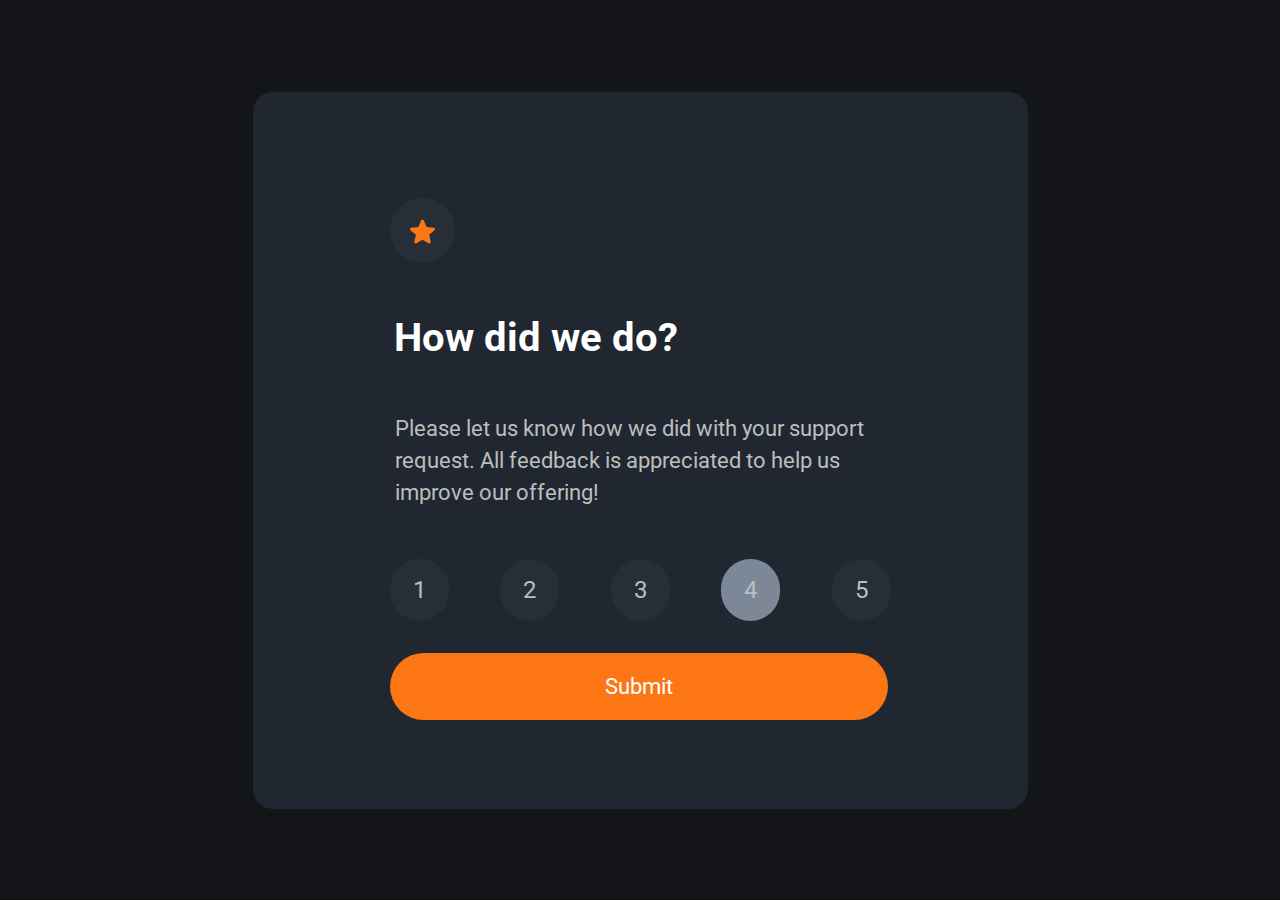
<file: index.html>
<!DOCTYPE html>
<html lang="en">
<head>
  <meta charset="UTF-8">
  <meta name="viewport" content="width=device-width, initial-scale=1.0">
  <title>desktop design</title>
  <link rel="preconnect" href="https://fonts.googleapis.com">
  <link rel="preconnect" href="https://fonts.gstatic.com" crossorigin>
  <link href="https://fonts.googleapis.com/css2?family=Roboto:wght@400;500;700&family=Urbanist:wght@700&display=swap" rel="stylesheet">
  <link rel="stylesheet" href="/assets/css/main.css">
</head>
<body>
  <div class="wrapper">
    <div class="container">
      <div class="icon">
          <img src="/assets/images/star.svg" alt="star">
      </div>
      <h1>How did we do?</h1>
      <p>Please let us know how we did with your support request. All feedback is appreciated to help us improve our offering!</p>
      <div class="rating">
        <div class="circle">1</div>
        <div class="circle">2</div>
        <div class="circle">3</div>
        <div class="circle select">4</div>
        <div class="circle">5</div>
      </div>
      <a href="/Submitted.html">Submit</a>
    </div>
  </div>
</body>
</html>
</file>
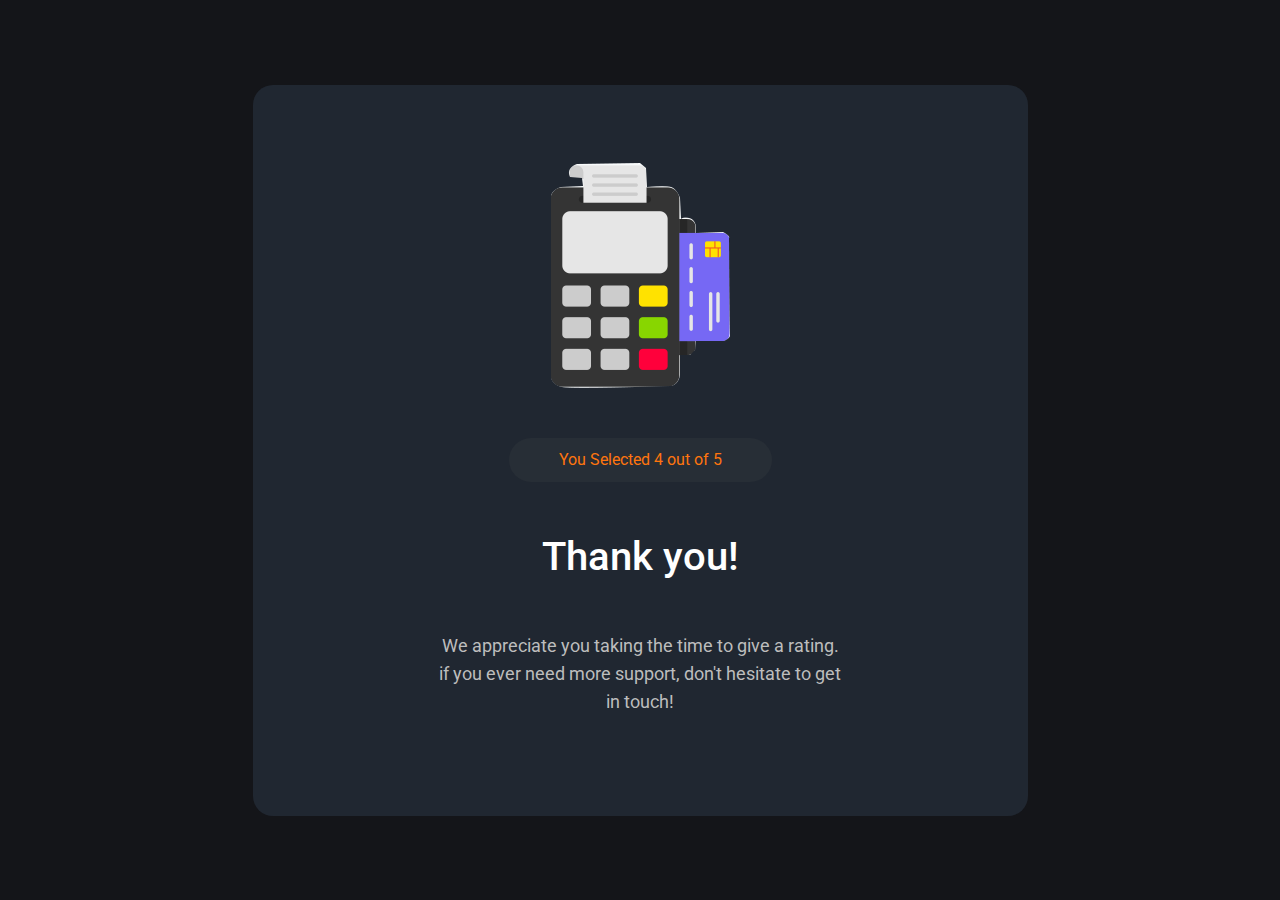
<file: Submitted.html>
<!DOCTYPE html>
<html lang="en">
<head>
  <meta charset="UTF-8">
  <meta name="viewport" content="width=device-width, initial-scale=1.0">
  <title>Submitted state</title>
  <link rel="preconnect" href="https://fonts.googleapis.com">
  <link rel="preconnect" href="https://fonts.gstatic.com" crossorigin>
  <link href="https://fonts.googleapis.com/css2?family=Roboto:wght@400;500;700&family=Urbanist:wght@700&display=swap" rel="stylesheet">
  <link rel="stylesheet" href="/assets/css/submitted.css">
</head>
<body>
  <div class="wrapper">
    <div class="container">
      <div class="workplace">
        <div class="card">
          <img src="/assets/images/card.svg" alt="card">
        </div>
        <div class="rating">You Selected 4 out of 5</div>
        <h1>Thank you!</h1>
        <p>We appreciate you taking the time to give a rating. if you ever need more support, don't hesitate to get in touch!</p>
      </div>
    </div>
  </div>  
</body>
</html>
</file>
<file: assets/css/main.css>
* {
  margin: 0;
  padding: 0;
  box-sizing: border-box;
  color: #BDBDBD;
  font-family: Roboto;
  font-size: 22px;
  font-weight: 400;
  line-height: 32px;
}

.wrapper {
  max-width: 100vw;
  min-height: 100vh;
  background-color: #141519;
  display: flex;
  justify-content: center;
  align-items: center;
}

.container {
  max-width: 775px;
  background-color: #202731;
  border-radius: 20px;
  padding: 106px 137px;
}

.icon {
  background-color: #272E38;
  display: inline-flex;
  padding: 15px;
  border-radius: 50px;
}

h1 {
  color: #FFF;
  font-size: 40px;
  font-weight: 700;
  line-height: 50px;
  margin: 50px 0px 50px 4px;
}

p {
  margin: 0 13px 50px 5px;
}

.rating {
  display: flex;
  justify-content: space-between;
  margin-bottom: 50px;
}

.circle {
  background-color: #262F38;
  font-size: 24px;
  line-height: 34px;
  padding: 14px 23px;
  border-radius: 50px;
  cursor: pointer;
  transition: .3s;
}

a {
  background-color: #FC7613;
  color: #FFF;
  padding: 19px 213px;
  border-radius: 50px;
  cursor: pointer;
  transition: .3s;
  border: 2px solid transparent;
  text-decoration: none;
}

.select {
  background-color: #7C8898;
}

.circle:hover {
  background-color: #FF750E;
}

a:hover {
  background-color: transparent;
  border: 2px solid #FF750E;
  color: #FF750E;
}

a:active {
  color: #FF750E;
  background-color: #FFF;
}
</file>
<file: assets/css/submitted.css>
* {
  margin: 0;
  padding: 0;
  box-sizing: border-box;
  color: #BDBDBD;
  font-family: Roboto;
  font-size: 18px;
  font-weight: 400;
  line-height: 28px;
}

.wrapper {
  max-width: 100vw;
  min-height: 100vh;
  background-color: #141519;
  display: flex;
  justify-content: center;
  align-items: center;
}

.container {
  max-width: 775px;
  background-color: #202731;
  border-radius: 20px;
  padding: 78px 186px 100px;
}

.workplace {
  display: flex;
  flex-direction: column;
  gap: 50px;
  align-items: center;
}

img {
  display: block;
}

.rating {
  background-color: #272E36;
  padding: 12px 50px;
  border-radius: 50px;
  color: #FF750E;
  font-size: 16px;
  line-height: 20px;
}

h1 {
  color: #FFF;
  font-size: 40px;
  font-weight: 500;
  line-height: 50px;
}

p {
  text-align: center;
}
</file>
